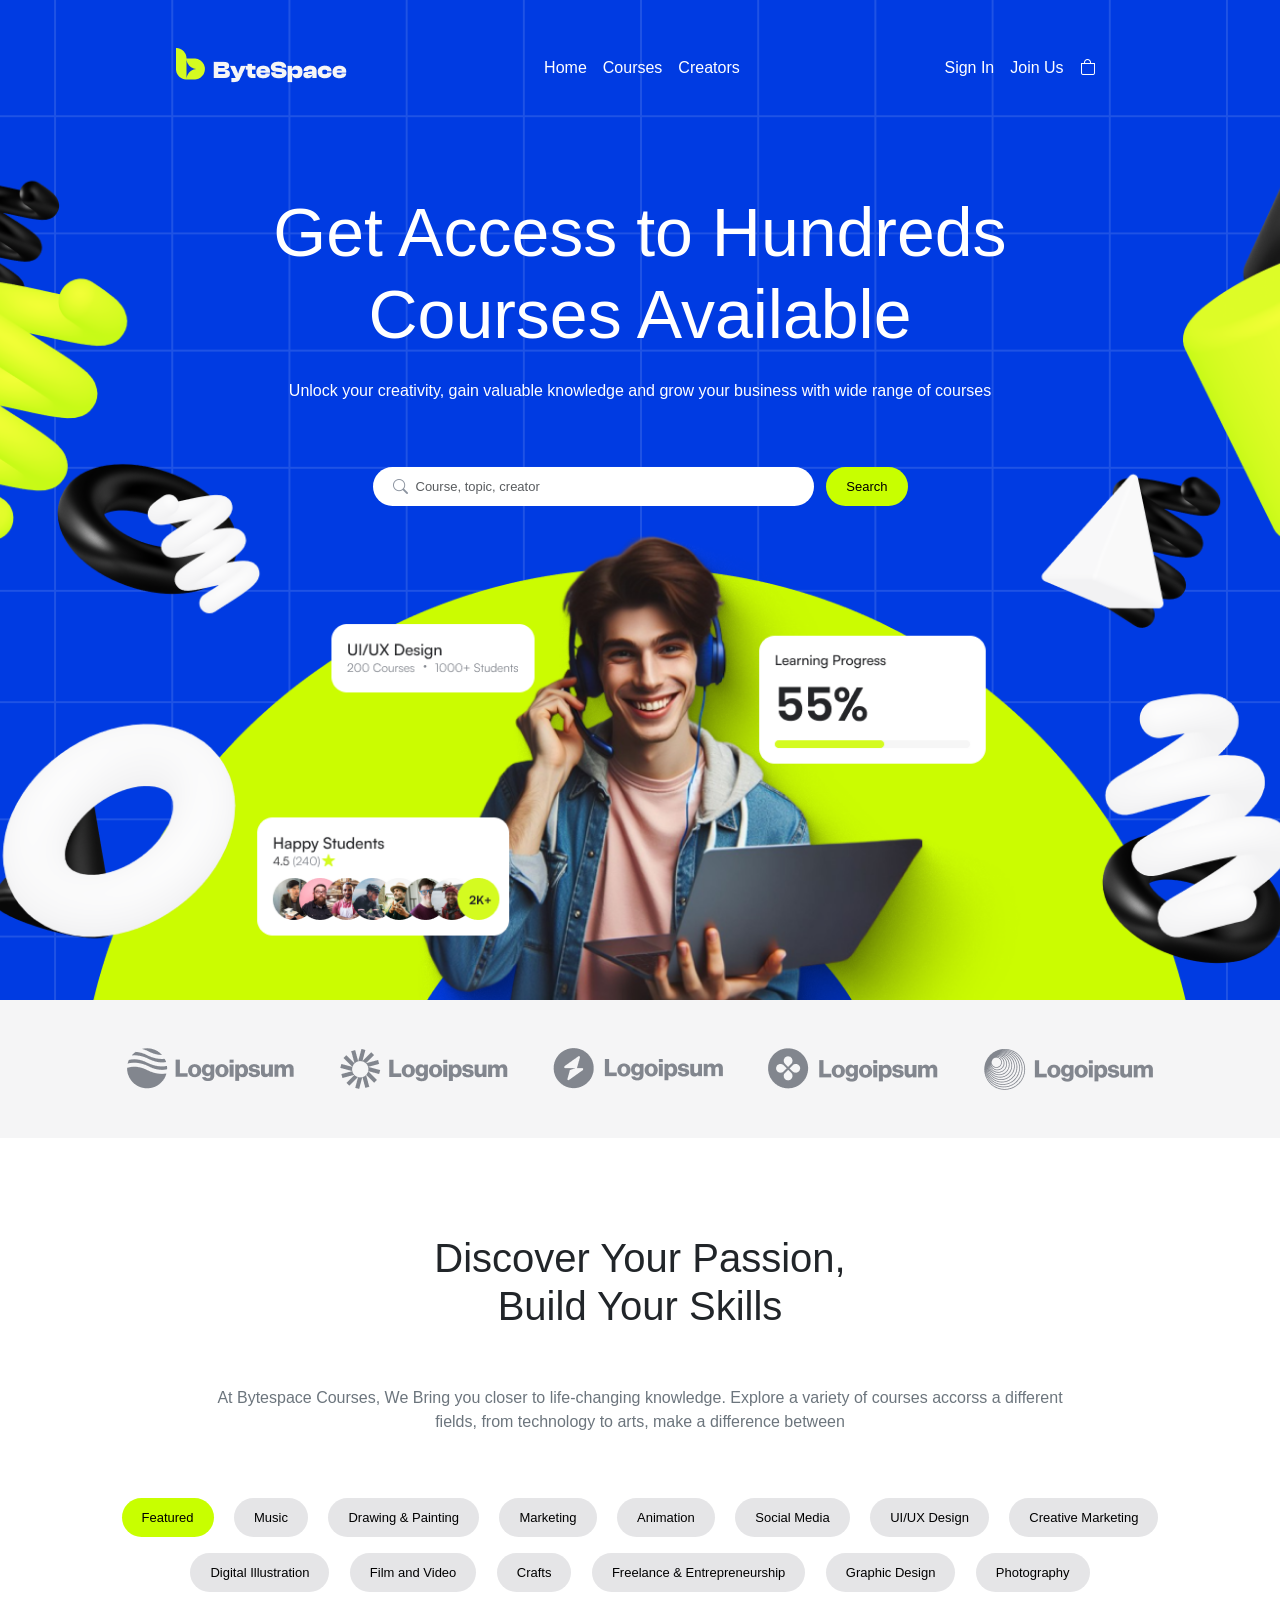
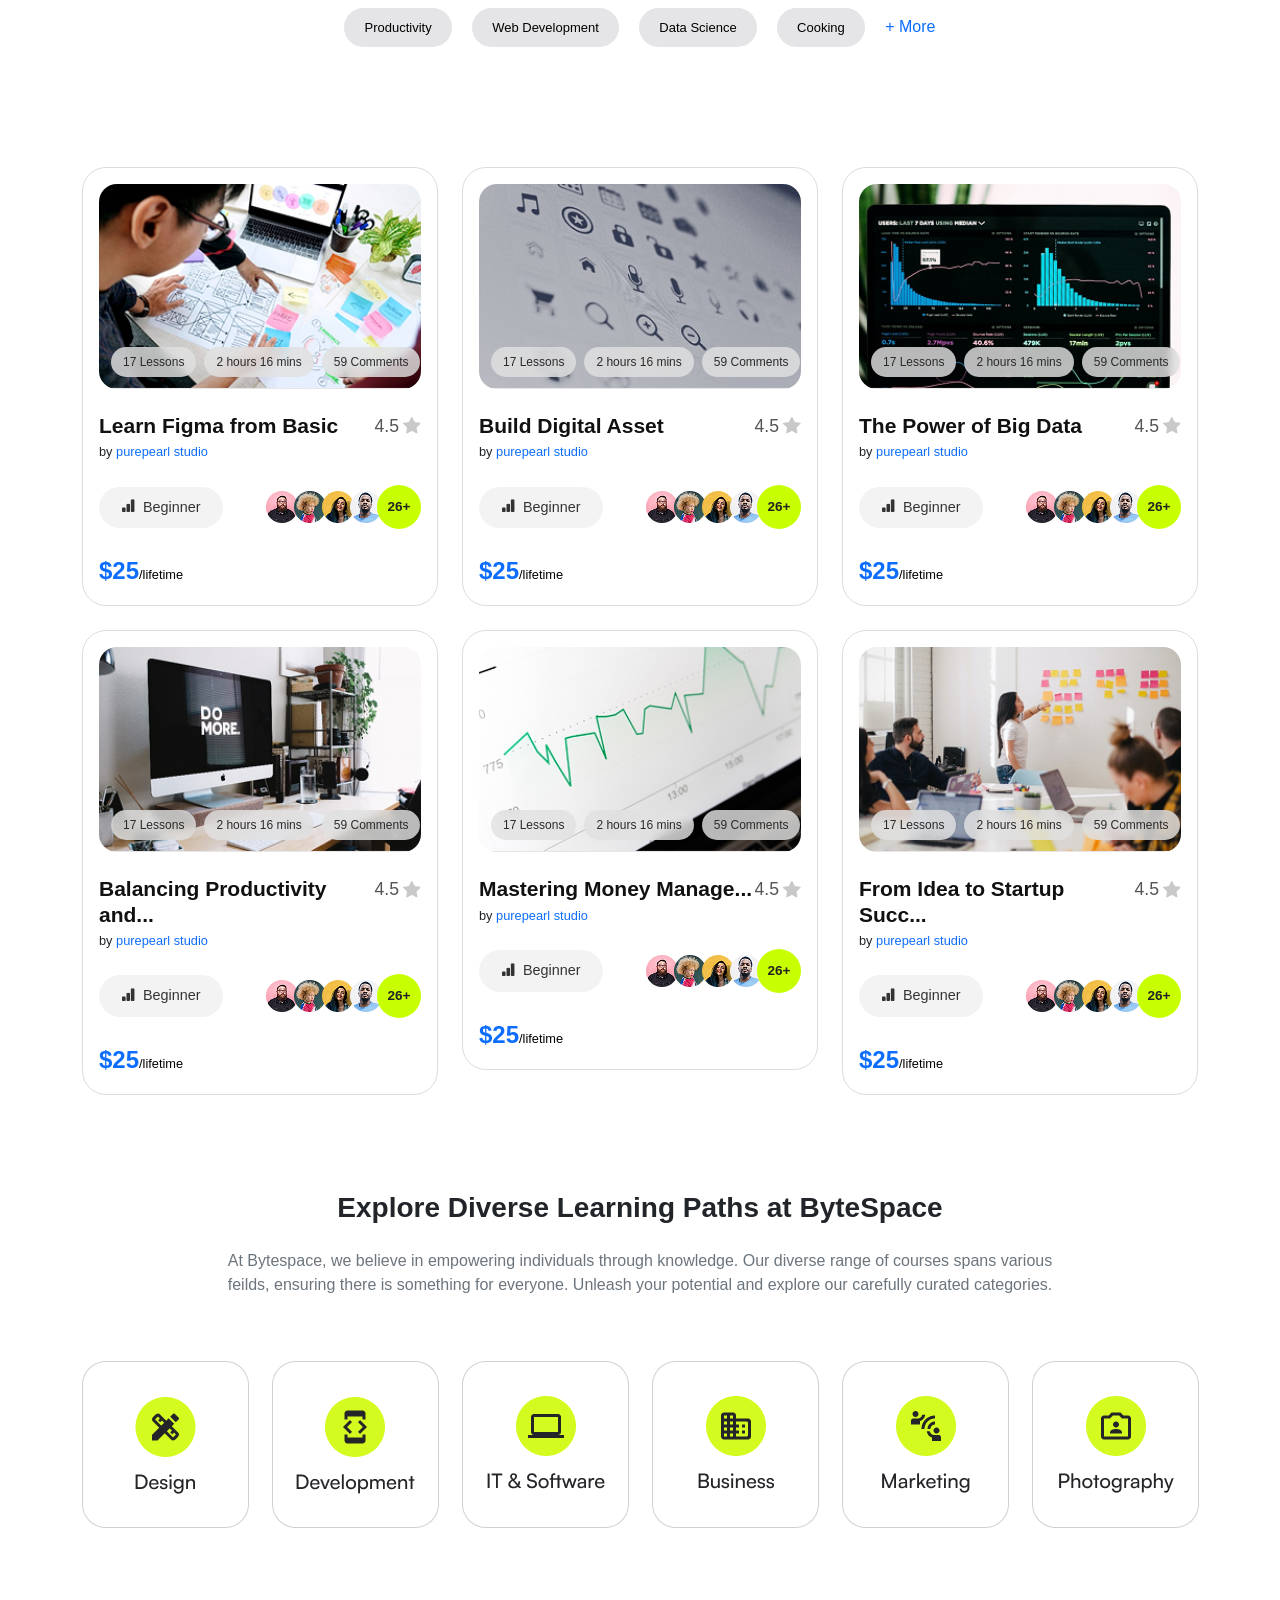
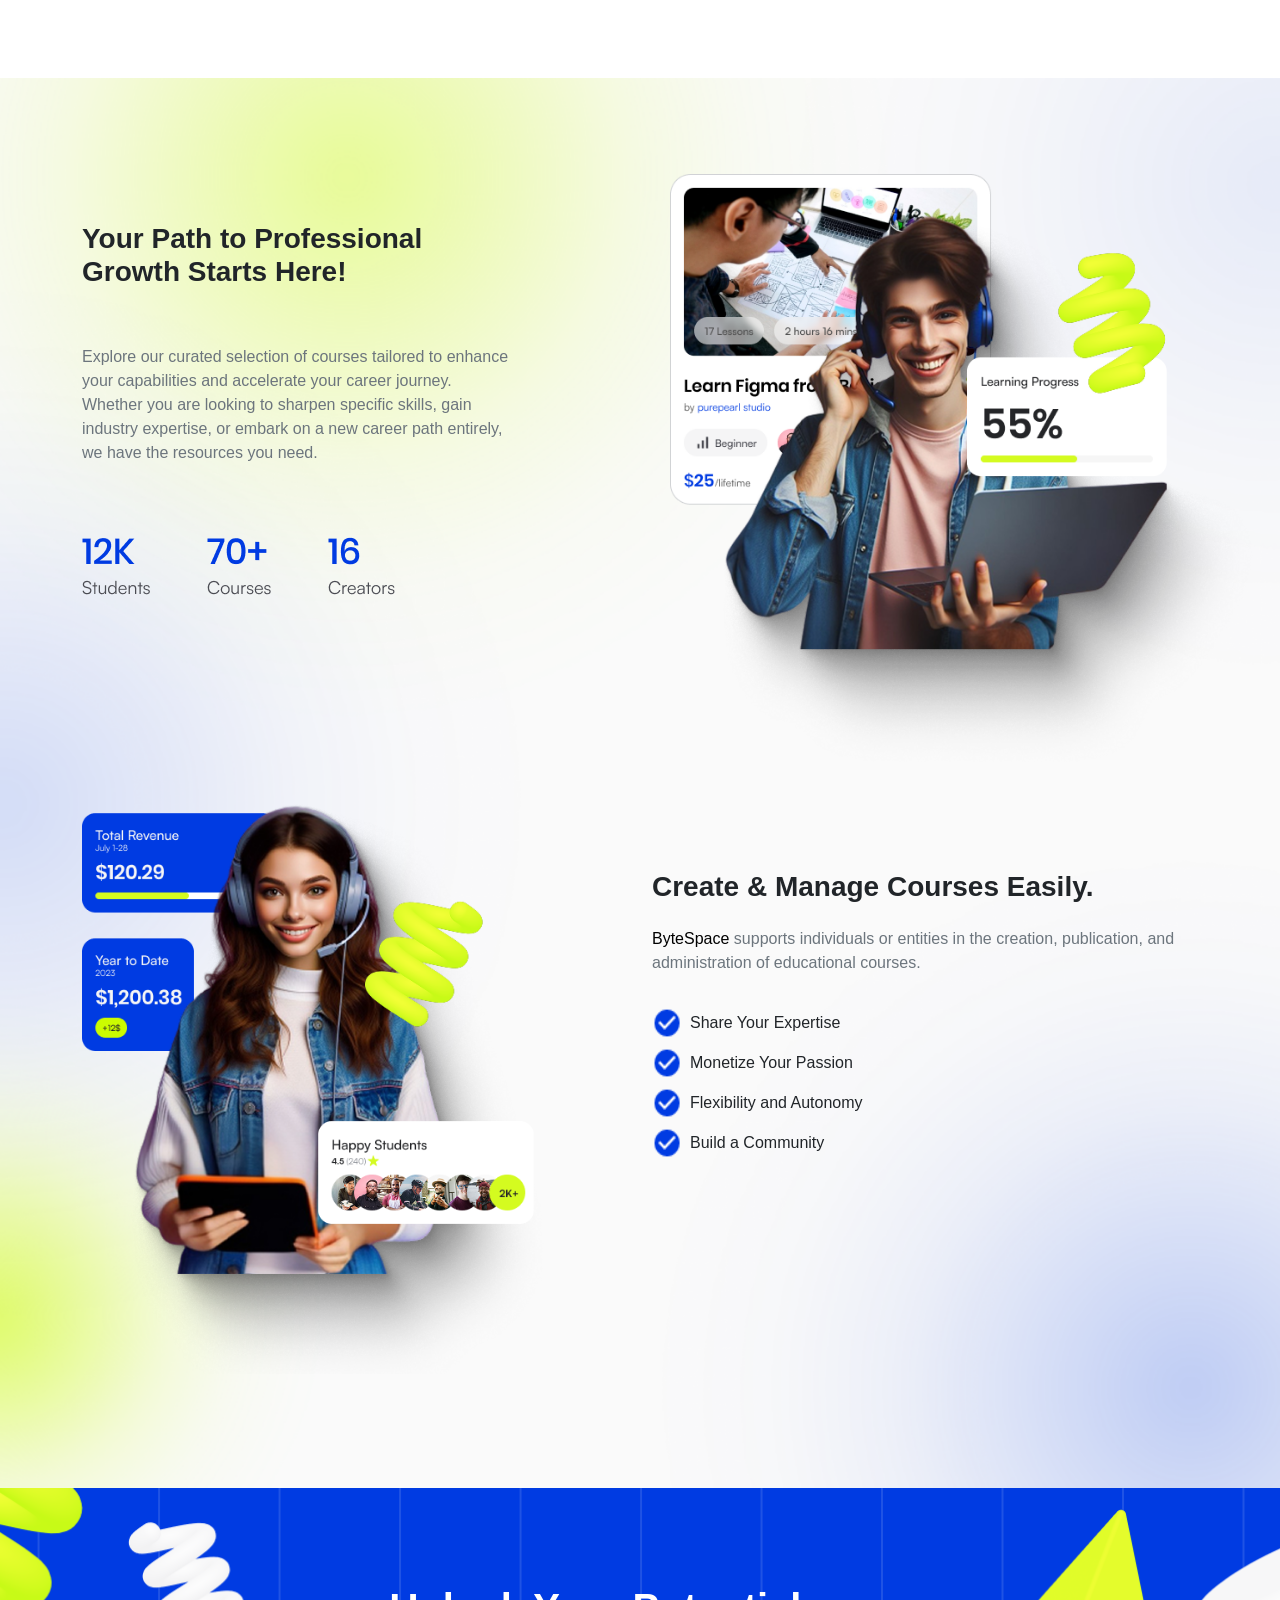
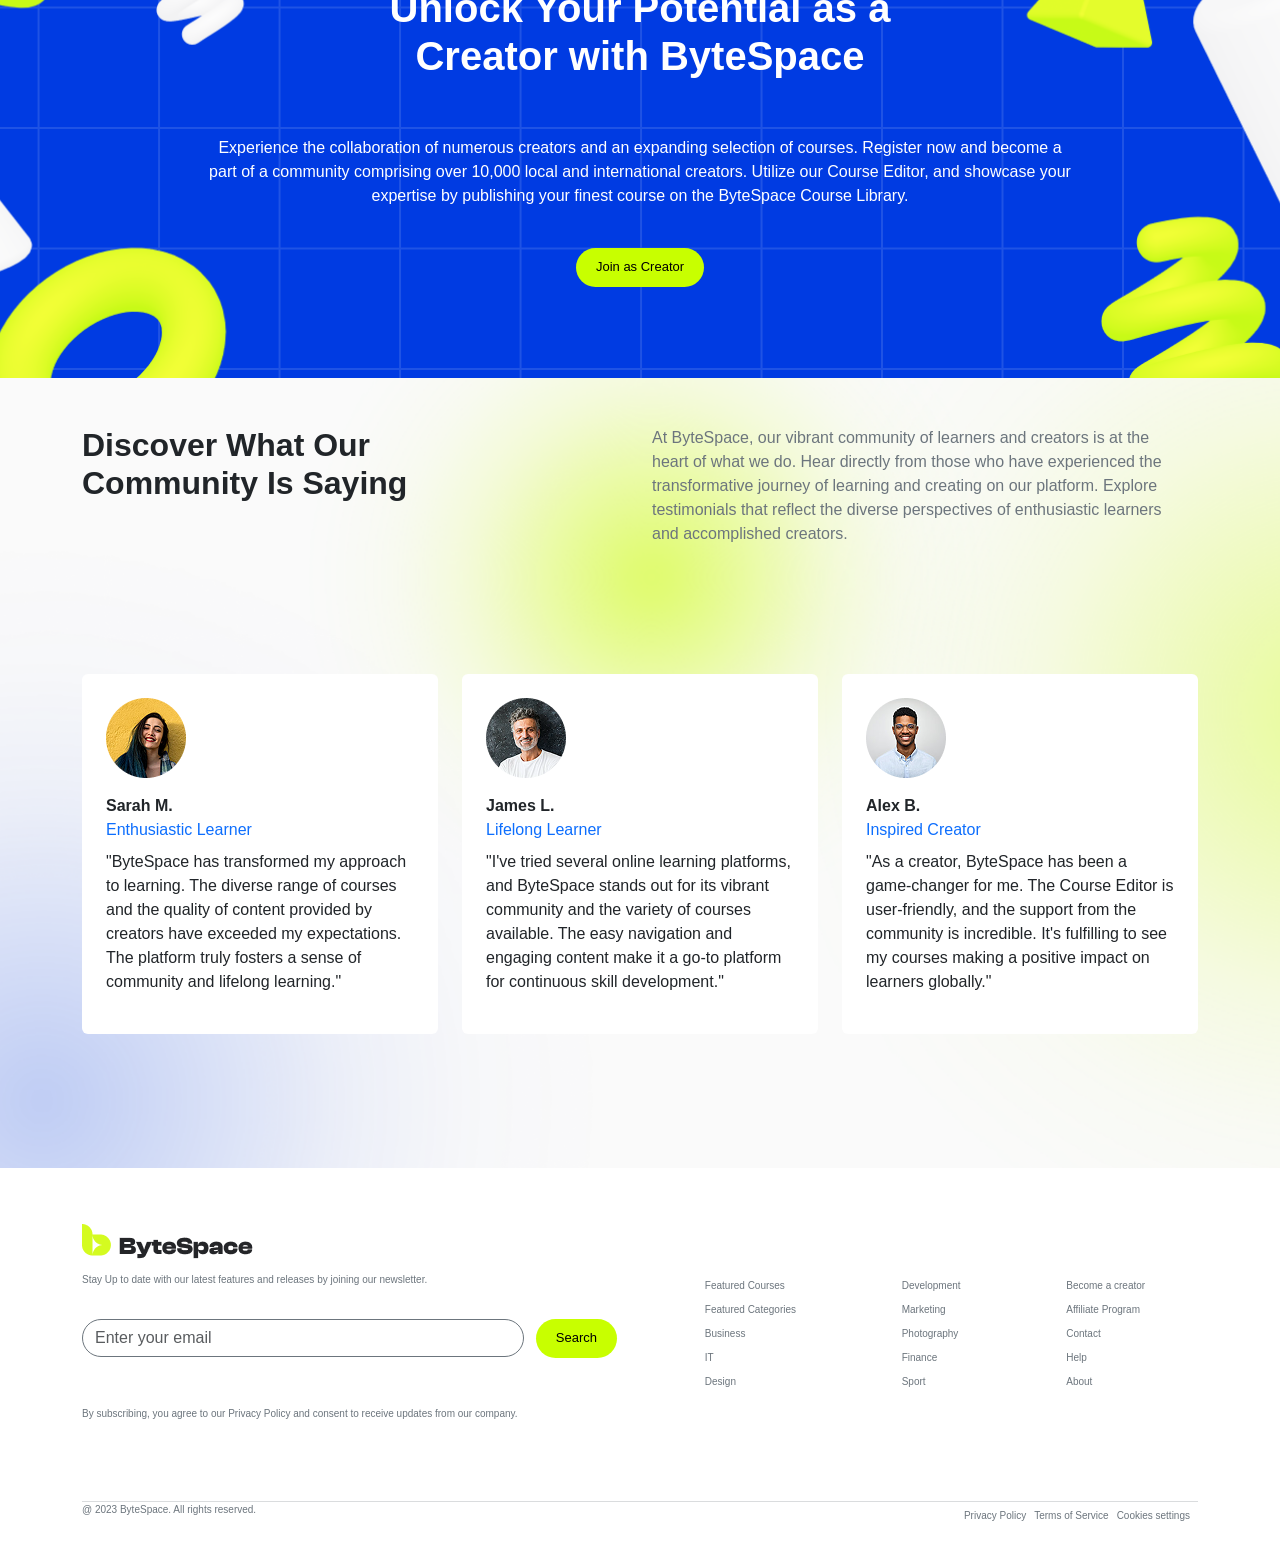
<file: index.html>
<!DOCTYPE html>
<html lang="en">

<head>
  <meta charset="UTF-8">
  <meta name="viewport" content="width=device-width, initial-scale=1.0">
  <link href="https://cdn.jsdelivr.net/npm/bootstrap@5.3.8/dist/css/bootstrap.min.css" rel="stylesheet"
    integrity="sha384-sRIl4kxILFvY47J16cr9ZwB07vP4J8+LH7qKQnuqkuIAvNWLzeN8tE5YBujZqJLB" crossorigin="anonymous">
  <link rel="stylesheet" href="https://cdn.jsdelivr.net/npm/bootstrap-icons@1.13.1/font/bootstrap-icons.min.css">
  <link rel="stylesheet" href="style.css">
  <title>ByteSpace</title>
</head>

<body>
  <div class="container-top container-fluid">
    <div class="container d-flex flex-row justify-content-around pt-5">
      <div><a href="#" class="text-decoration-none"><img class="m-0" src="./images/Header_Logo.png" alt=""></a>
      </div>
      <div>
        <ul class="list-unstyled d-flex flex-row justify-content-center pt-2">
          <li><a class="text-decoration-none text-white px-2" href="#">Home</a></li>
          <li><a class="text-decoration-none text-white px-2" href="#">Courses</a></li>
          <li><a class="text-decoration-none text-white px-2" href="#">Creators</a></li>
        </ul>
      </div>
      <div>
        <ul class="list-unstyled d-flex flex-row justify-content-center pt-2">
          <li><a class="text-decoration-none text-white px-2" href="login.html">Sign In</a></li>
          <li><a class="text-decoration-none text-white px-2" href="register.html">Join Us</a></li>
          <li><a class="text-decoration-none text-white px-2" href="#"><i class="bi bi-bag"></i></a></li>
        </ul>
      </div>

    </div>
    <div class="container text-center pt-5">
      <h1 class="text-white pt-5 font-size-68">Get Access to Hundreds <br>Courses Available</h1>
      <p class="text-white pt-3">Unlock your creativity, gain valuable knowledge and grow your business with wide
        range of courses</p>
    </div>
    <div class="container-fluid d-flex flex-row justify-content-center ">
      <div class="search-container pt-5 w-100 text-center">
        <div class="search-box">
          <i class="bi bi-search search-icon"></i>

          <input type="text" class="form-control search-input" placeholder="Course, topic, creator" />
        </div>

        <button class="btn btn-design-1">
          Search
        </button>
      </div>
    </div>
  </div>

  <div class="logos-background">
    <div class="container d-flex flex-row justify-content-evenly py-5">
      <a href="#"><img src="./images/logoipsum1.png" alt=""></a>
      <a href="#"><img src="./images/logoipsum2.png" alt=""></a>
      <a href="#"><img src="./images/logoipsum3.png" alt=""></a>
      <a href="#"><img src="./images/logoipsum4.png" alt=""></a>
      <a href="#"><img src="./images/logoipsum5.png" alt=""></a>
    </div>
  </div>

  <div class="container pt-5 text-center pb-5">
    <h1 class="py-5 text-center">Discover Your Passion,<br> Build Your Skills</h1>
    <p class="text-secondary text-center">At Bytespace Courses, We Bring you closer to life-changing knowledge.
      Explore a variety of courses accorss a different <br> fields, from technology to arts, make a difference
      between </p>
    <div class="text-center pt-5">
      <div class="pb-3">
        <button class="btn btn-design-1 mx-2">Featured</button>
        <button class="btn btn-design-2 mx-2">Music</button>
        <button class="btn btn-design-2 mx-2">Drawing & Painting</button>
        <button class="btn btn-design-2 mx-2">Marketing</button>
        <button class="btn btn-design-2 mx-2">Animation</button>
        <button class="btn btn-design-2 mx-2">Social Media</button>
        <button class="btn btn-design-2 mx-2">UI/UX Design</button>
        <button class="btn btn-design-2 mx-2">Creative Marketing</button>
      </div>
      <div class="pb-3">
        <button class="btn btn-design-2 mx-2">Digital Illustration</button>
        <button class="btn btn-design-2 mx-2">Film and Video</button>
        <button class="btn btn-design-2 mx-2">Crafts</button>
        <button class="btn btn-design-2 mx-2">Freelance & Entrepreneurship</button>
        <button class="btn btn-design-2 mx-2">Graphic Design</button>
        <button class="btn btn-design-2 mx-2">Photography</button>
      </div>
      <div>
        <button class="btn btn-design-2 mx-2">Productivity</button>
        <button class="btn btn-design-2 mx-2">Web Development</button>
        <button class="btn btn-design-2 mx-2">Data Science</button>
        <button class="btn btn-design-2 mx-2">Cooking</button>
        <a href="#" class="text-decoration-none text-primary mx-2">+ More</a>
      </div>

    </div>
  </div>

  <div class="container mt-5 mb-5">

    <div class="row">
      <div class="col-4">
        <div class="course-card mt-4">
          <div class="course-thumb">
            <img src="./images/course_image_1.png" alt="course image 1">
            <div class="thumb-pills">
              <span class="thumb-pill">17 Lessons</span>
              <span class="thumb-pill">2 hours 16 mins</span>
              <span class="thumb-pill">59 Comments</span>
            </div>
          </div>
          <div class="d-flex justify-content-between align-items-start mt-4">
            <div>
              <h3 class="course-title">Learn Figma from Basic</h3>
              <div class="course-author mt-1">by <a href="#" class="text-primary">purepearl studio</a></div>
            </div>
            <div class="course-rating d-flex align-items-center gap-1">
              4.5 <i class="bi bi-star-fill"></i>
            </div>
          </div>
          <div class="d-flex align-items-center justify-content-between mt-4">
            <span class="level-pill"><i class="bi bi-bar-chart-fill"></i> Beginner</span>

            <div class="avatar-group">
              <span class="avatar"><img src="./images/person_image_1.png" alt="person image 1"></span>
              <span class="avatar"><img src="./images/person_image_2.png" alt="person image 2"></span>
              <span class="avatar"><img src="./images/person_image_3.png" alt="person image 3"></span>
              <span class="avatar"><img src="./images/person_image_4.png" alt="person image 4"></span>
              <span class="avatar more">26+</span>
            </div>
          </div>
          <div class="price mt-4  text-primary">$25<small class="text-black">/lifetime</small></div>
        </div>
      </div>

      <div class="col-4">
        <div class="course-card mt-4">
          <div class="course-thumb">
            <img src="./images/course_image_2.png" alt="Course Image 2">
            <div class="thumb-pills">
              <span class="thumb-pill">17 Lessons</span>
              <span class="thumb-pill">2 hours 16 mins</span>
              <span class="thumb-pill">59 Comments</span>
            </div>
          </div>
          <div class="d-flex justify-content-between align-items-start mt-4">
            <div>
              <h3 class="course-title">Build Digital Asset</h3>
              <div class="course-author mt-1">by <a class="text-primary" href="#">purepearl studio</a></div>
            </div>
            <div class="course-rating d-flex align-items-center gap-1">
              4.5 <i class="bi bi-star-fill"></i>
            </div>
          </div>
          <div class="d-flex align-items-center justify-content-between mt-4">
            <span class="level-pill"><i class="bi bi-bar-chart-fill"></i> Beginner</span>

            <div class="avatar-group">
              <span class="avatar"><img src="./images/person_image_1.png" alt="person image 1"></span>
              <span class="avatar"><img src="./images/person_image_2.png" alt="person image 2"></span>
              <span class="avatar"><img src="./images/person_image_3.png" alt="person image 3"></span>
              <span class="avatar"><img src="./images/person_image_4.png" alt="person image 4"></span>
              <span class="avatar more">26+</span>
            </div>
          </div>
          <div class="price mt-4  text-primary">$25<small class="text-black">/lifetime</small></div>
        </div>
      </div>

      <div class="col-4">
        <div class="course-card mt-4">
          <div class="course-thumb">
            <img src="./images/course_image_3.png" alt="Course image 3">
            <div class="thumb-pills">
              <span class="thumb-pill">17 Lessons</span>
              <span class="thumb-pill">2 hours 16 mins</span>
              <span class="thumb-pill">59 Comments</span>
            </div>
          </div>
          <div class="d-flex justify-content-between align-items-start mt-4">
            <div>
              <h3 class="course-title">The Power of Big Data</h3>
              <div class="course-author mt-1">by <a class="text-primary" href="#">purepearl studio</a></div>
            </div>
            <div class="course-rating d-flex align-items-center gap-1">
              4.5 <i class="bi bi-star-fill"></i>
            </div>
          </div>
          <div class="d-flex align-items-center justify-content-between mt-4">
            <span class="level-pill"><i class="bi bi-bar-chart-fill"></i> Beginner</span>

            <div class="avatar-group">
              <span class="avatar"><img src="./images/person_image_1.png" alt="person image 1"></span>
              <span class="avatar"><img src="./images/person_image_2.png" alt="person image 2"></span>
              <span class="avatar"><img src="./images/person_image_3.png" alt="person image 3"></span>
              <span class="avatar"><img src="./images/person_image_4.png" alt="person image 4"></span>
              <span class="avatar more">26+</span>
            </div>
          </div>
          <div class="price mt-4  text-primary">$25<small class="text-black">/lifetime</small></div>
        </div>
      </div>

      <div class="col-4">
        <div class="course-card mt-4">
          <div class="course-thumb">
            <img src="./images/course_image_4.png" alt="Course image 4">
            <div class="thumb-pills">
              <span class="thumb-pill">17 Lessons</span>
              <span class="thumb-pill">2 hours 16 mins</span>
              <span class="thumb-pill">59 Comments</span>
            </div>
          </div>
          <div class="d-flex justify-content-between align-items-start mt-4">
            <div>
              <h3 class="course-title">Balancing Productivity and...</h3>
              <div class="course-author mt-1">by <a class="text-primary" href="#">purepearl studio</a></div>
            </div>
            <div class="course-rating d-flex align-items-center gap-1">
              4.5 <i class="bi bi-star-fill"></i>
            </div>
          </div>
          <div class="d-flex align-items-center justify-content-between mt-4">
            <span class="level-pill"><i class="bi bi-bar-chart-fill"></i> Beginner</span>

            <div class="avatar-group">
              <span class="avatar"><img src="./images/person_image_1.png" alt="person image 1"></span>
              <span class="avatar"><img src="./images/person_image_2.png" alt="person image 2"></span>
              <span class="avatar"><img src="./images/person_image_3.png" alt="person image 3"></span>
              <span class="avatar"><img src="./images/person_image_4.png" alt="person image 4"></span>
              <span class="avatar more">26+</span>
            </div>
          </div>
          <div class="price mt-4  text-primary">$25<small class="text-black">/lifetime</small></div>
        </div>
      </div>

      <div class="col-4">
        <div class="course-card mt-4">
          <div class="course-thumb">
            <img src="./images/course_image_5.png" alt="Course Image 4">
            <div class="thumb-pills">
              <span class="thumb-pill">17 Lessons</span>
              <span class="thumb-pill">2 hours 16 mins</span>
              <span class="thumb-pill">59 Comments</span>
            </div>
          </div>
          <div class="d-flex justify-content-between align-items-start mt-4">
            <div>
              <h3 class="course-title">Mastering Money Manage...</h3>
              <div class="course-author mt-1">by <a class="text-primary" href="#">purepearl studio</a></div>
            </div>
            <div class="course-rating d-flex align-items-center gap-1">
              4.5 <i class="bi bi-star-fill"></i>
            </div>
          </div>
          <div class="d-flex align-items-center justify-content-between mt-4">
            <span class="level-pill"><i class="bi bi-bar-chart-fill"></i> Beginner</span>

            <div class="avatar-group">
              <span class="avatar"><img src="./images/person_image_1.png" alt="person image 1"></span>
              <span class="avatar"><img src="./images/person_image_2.png" alt="person image 2"></span>
              <span class="avatar"><img src="./images/person_image_3.png" alt="person image 3"></span>
              <span class="avatar"><img src="./images/person_image_4.png" alt="person image 4"></span>
              <span class="avatar more">26+</span>
            </div>
          </div>
          <div class="price mt-4  text-primary">$25<small class="text-black">/lifetime</small></div>
        </div>
      </div>

      <div class="col-4">
        <div class="course-card mt-4">
          <div class="course-thumb">
            <img src="./images/course_image_6.png" alt="Course Image 6">
            <div class="thumb-pills">
              <span class="thumb-pill">17 Lessons</span>
              <span class="thumb-pill">2 hours 16 mins</span>
              <span class="thumb-pill">59 Comments</span>
            </div>
          </div>
          <div class="d-flex justify-content-between align-items-start mt-4">
            <div>
              <h3 class="course-title">From Idea to Startup Succ...</h3>
              <div class="course-author mt-1">by <a class="text-primary" href="#">purepearl studio</a></div>
            </div>
            <div class="course-rating d-flex align-items-center gap-1">
              4.5 <i class="bi bi-star-fill"></i>
            </div>
          </div>
          <div class="d-flex align-items-center justify-content-between mt-4">
            <span class="level-pill"><i class="bi bi-bar-chart-fill"></i> Beginner</span>

            <div class="avatar-group">
              <span class="avatar"><img src="./images/person_image_1.png" alt="person image 1"></span>
              <span class="avatar"><img src="./images/person_image_2.png" alt="person image 2"></span>
              <span class="avatar"><img src="./images/person_image_3.png" alt="person image 3"></span>
              <span class="avatar"><img src="./images/person_image_4.png" alt="person image 4"></span>
              <span class="avatar more">26+</span>
            </div>
          </div>
          <div class="price mt-4  text-primary">$25<small class="text-black">/lifetime</small></div>
        </div>
      </div>
    </div>

  </div>

  <div class="container mt-5 mb-5 text-center">
    <h3 class="pt-5 fw-bold">Explore Diverse Learning Paths at ByteSpace</h3>
    <p class="text-secondary pt-3 pb-5">At Bytespace, we believe in empowering individuals through knowledge. Our
      diverse range of courses spans various <br> feilds, ensuring there is something for everyone. Unleash your
      potential and explore our carefully curated categories.
    </p>
    <div class="row">
      <div class="col-2"><a href="#"><img src="./images/Categories_Card_1.png" alt=""></a></div>
      <div class="col-2"><a href="#"><img src="./images/Categories_Card_2.png" alt=""></a></div>
      <div class="col-2"><a href="#"><img src="./images/Categories_Card_3.png" alt=""></a></div>
      <div class="col-2"><a href="#"><img src="./images/Categories_Card_4.png" alt=""></a></div>
      <div class="col-2"><a href="#"><img src="./images/Categories_Card_5.png" alt=""></a></div>
      <div class="col-2"><a href="#"><img src="./images/Categories_Card_6.png" alt=""></a></div>
    </div>

  </div>

  <div class="adv-container">
    <div class="container pt-5">
      <div class="row pt-5">
        <div class="col-6 pt-5">
          <h3 class="fw-bold">Your Path to Professional <br> Growth Starts Here!</h3>
          <p class="pt-5 text-secondary">Explore our curated selection of courses tailored to enhance <br> your
            capabilities and accelerate your career journey. <br> Whether you are looking to sharpen specific skills,
            gain <br> industry expertise, or embark on a new
            career path entirely, <br> we have the resources you need.</p>
          <img class="pt-5" src="./images/no_of_student_courses_creatro.png" alt="">
        </div>
        <div class="col-6"><img src="./images/adv_image_1.png" alt="boy image" height="600px"></div>
        <div class="col-6"><img src="./images/adv_image_2.png" alt="girl image" height="600px"></div>
        <div class="col-6 pt-5">
          <h3 class="fw-bold pt-5">Create & Manage Courses Easily.</h3>
          <p class="text-secondary pt-3"><span class="text-black">ByteSpace</span> supports individuals or entities in
            the creation, publication, and administration of educational courses. </p>
          <ul class="list-unstyled pt-3">
            <li class="d-flex align-items-center pb-2"><img class="pe-2" height="32px" width="38px"
                src="./images/checked-logo.png" alt="">
              <p class="mb-0 d-inline-block">Share Your Expertise</p>
            </li>
            <li class="d-flex align-items-center pb-2"><img class="pe-2" height="32px" width="38px"
                src="./images/checked-logo.png" alt="">
              <p class="mb-0 d-inline-block">Monetize Your Passion</p>
            </li>
            <li class="d-flex align-items-center pb-2"><img class="pe-2" height="32px" width="38px"
                src="./images/checked-logo.png" alt="">
              <p class="mb-0 d-inline-block">Flexibility and Autonomy</p>
            </li>
            <li class="d-flex align-items-center pb-2"><img class="pe-2" height="32px" width="38px"
                src="./images/checked-logo.png" alt="">
              <p class="mb-0 d-inline-block">Build a Community</p>
            </li>
          </ul>
        </div>
      </div>
    </div>
  </div>

  <div class="canvas-2">
    <div class="container text-center pt-5">
      <h1 class="text-white fw-bold pt-5">Unlock Your Potential as a<br>Creator with ByteSpace</h1>
      <p class="text-white pt-5 pb-2">Experience the collaboration of numerous creators and an expanding selection of
        courses. Register now and become a <br> part of a community comprising over 10,000 local and international
        creators. Utilize our Course Editor, and showcase your <br> expertise by publishing your finest course on the
        ByteSpace Course Library.</p>
      <button class="btn btn-design-1 mt-3">Join as Creator</button>
    </div>
  </div>

  <div class="clients-opinion-contianer pt-5">
    <div class="container">
      <div class="row">
        <div class="col-6">
          <h2 class="fw-bold">Discover What Our <br>Community Is Saying</h2>
        </div>
        <div class="col-6">
          <p class="text-secondary">At ByteSpace, our vibrant community of learners and creators is at the <br> heart of
            what we do. Hear directly from those who have experienced the <br> transformative journey of learning and
            creating on our platform. Explore <br> testimonials that reflect the diverse perspectives of enthusiastic
            learners <br>and accomplished creators.</p>
        </div>
      </div>
      <div class="row mt-5 pt-5">
        <div class="col-4 py-3">
          <div class="bg-white flex-column p-4 border-1 border-white rounded">
            <img src="./images/sarahM_image.png" alt="avatar">
            <p class="fw-bold pt-3 m-0">Sarah M.</p>
            <p class="m-0 p-0 text-primary">Enthusiastic Learner</p>
            <p class="mt-2">"ByteSpace has transformed my approach to learning. The diverse range of courses and the
              quality of content provided by creators have exceeded my expectations. The platform truly fosters a sense
              of community and lifelong learning."</p>
          </div>
        </div>
        <div class="col-4 py-3">
          <div class="bg-white flex-column p-4 border-1 border-white rounded">
            <img src="./images/jamesL.png" alt="avatar">
            <p class="fw-bold pt-3 m-0">James L.</p>
            <p class="m-0 p-0 text-primary">Lifelong Learner</p>
            <p class="mt-2">"I've tried several online learning platforms, and ByteSpace stands out for its vibrant
              community and the variety of courses available. The easy navigation and engaging content make it a go-to
              platform for continuous skill development."</p>
          </div>
        </div>
        <div class="col-4 py-3">
          <div class="bg-white flex-column p-4 border-1 border-white rounded">
            <img src="./images/alexB.png" alt="avatar">
            <p class="fw-bold pt-3 m-0">Alex B.</p>
            <p class="m-0 p-0 text-primary">Inspired Creator</p>
            <p class="mt-2">"As a creator, ByteSpace has been a game-changer for me. The Course Editor is user-friendly,
              and the support from the community is incredible. It's fulfilling to see my courses making a positive
              impact on learners globally."</p>
          </div>
        </div>
      </div>
    </div>
  </div>

  <div class="footer-container">
    <div class="container pt-5">
      <div class="row">
        <h1><img src="./images/logo-2.png" alt="logo-2"></h1>
        <div class="col-6">
          <p class="text-secondary font-size-10 pb-3">Stay Up to date with our latest features and releases by joining
            our newsletter.</p>
          <div class="search-container w-100 text-center">
            <div class="search-box ">
              <input type="text" class="form-control border-1 border-secondary rounded-pill"
                placeholder="Enter your email" />
            </div>
            <button class="btn btn-design-1">
              Search
            </button>
          </div>
          <p class="text-secondary font-size-10 pb-3 pt-5">By subscribing, you agree to our Privacy Policy and consent
            to receive updates from our company.</p>
        </div>
        <div class="col-6 d-flex flex-row justify-content-around ">
          <ul class="list-unstyled ">
            <li><a class="text-secondary text-decoration-none font-size-10" href="#">Featured Courses</a></li>
            <li><a class="text-secondary text-decoration-none font-size-10" href="#">Featured Categories</a></li>
            <li><a class="text-secondary text-decoration-none font-size-10" href="#">Business</a></li>
            <li><a class="text-secondary text-decoration-none font-size-10" href="#">IT</a></li>
            <li><a class="text-secondary text-decoration-none font-size-10" href="#">Design</a></li>
          </ul>
          <ul class="list-unstyled">
            <li><a class="text-secondary text-decoration-none font-size-10" href="#">Development</a></li>
            <li><a class="text-secondary text-decoration-none font-size-10" href="#">Marketing</a></li>
            <li><a class="text-secondary text-decoration-none font-size-10" href="#">Photography</a></li>
            <li><a class="text-secondary text-decoration-none font-size-10" href="#">Finance</a></li>
            <li><a class="text-secondary text-decoration-none font-size-10" href="#">Sport</a></li>
          </ul>
          <ul class="list-unstyled">
            <li><a class="text-secondary text-decoration-none font-size-10" href="#">Become a creator</a></li>
            <li><a class="text-secondary text-decoration-none font-size-10" href="#">Affiliate Program</a></li>
            <li><a class="text-secondary text-decoration-none font-size-10" href="#">Contact</a></li>
            <li><a class="text-secondary text-decoration-none font-size-10" href="#">Help</a></li>
            <li><a class="text-secondary text-decoration-none font-size-10" href="#">About</a></li>
          </ul>

        </div>
      </div>
      <hr class="w-100 mt-5 mb-0 pb-0 text-secondary">
      <div class="d-flex flex-row justify-content-between">
        <p class="font-size-10 text-secondary">@ 2023 ByteSpace. All rights reserved.</p>
        <ul class="list-unstyled d-flex flex-row justify-content-end text-end">
          <li class="pe-2"><a class="text-secondary text-decoration-none font-size-10" href="#">Privacy Policy</a></li>
          <li class="pe-2"><a class="text-secondary text-decoration-none font-size-10" href="#">Terms of Service</a></li>
          <li class="pe-2"><a class="text-secondary text-decoration-none font-size-10" href="#">Cookies settings</a></li>
        </ul>
      </div>
    </div>

  </div>
  <script src="https://cdn.jsdelivr.net/npm/bootstrap@5.3.8/dist/js/bootstrap.bundle.min.js"
    integrity="sha384-FKyoEForCGlyvwx9Hj09JcYn3nv7wiPVlz7YYwJrWVcXK/BmnVDxM+D2scQbITxI"
    crossorigin="anonymous"></script>
</body>

</html>
</file>
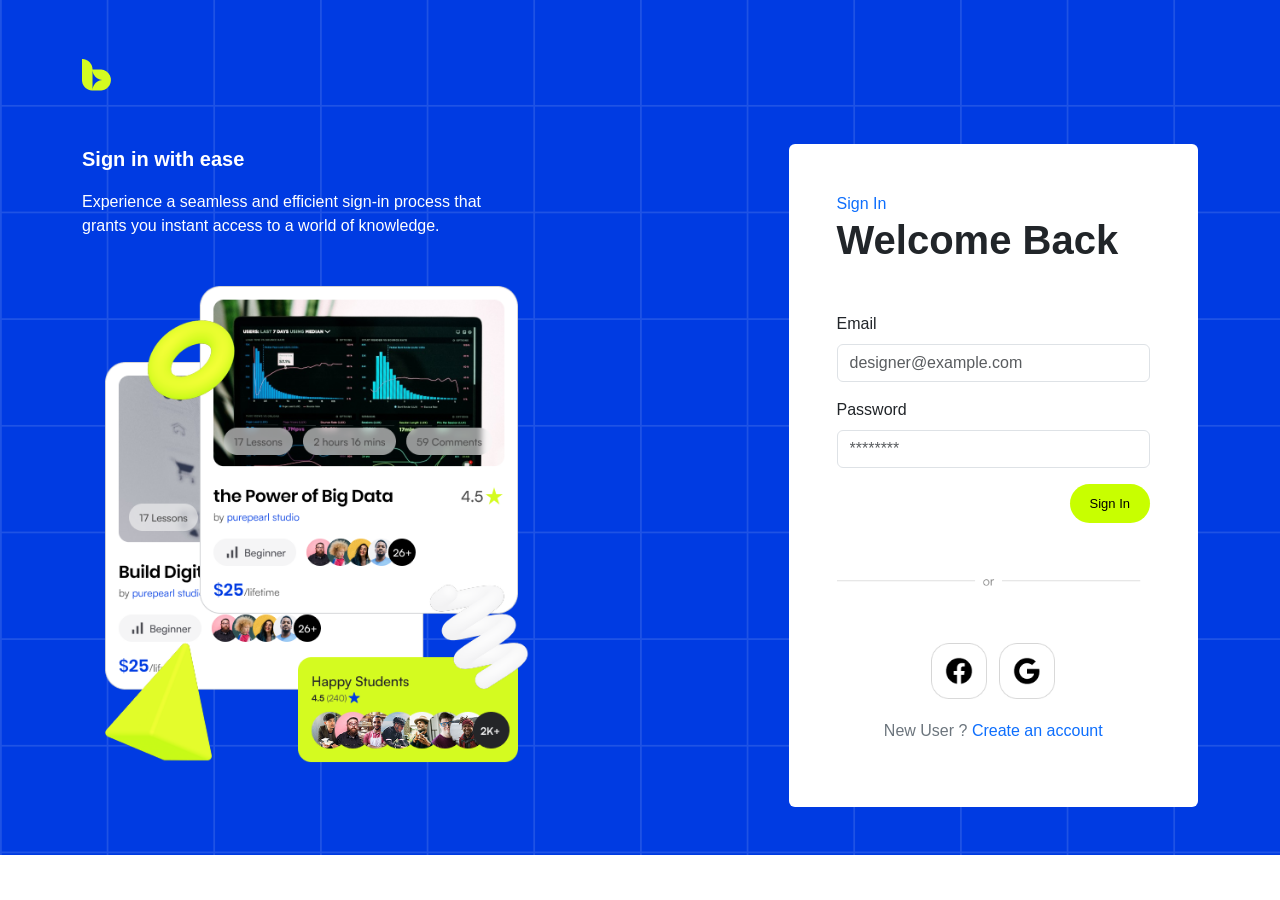
<file: login.html>
<!DOCTYPE html>
<html lang="en">

<head>
  <meta charset="UTF-8">
  <meta name="viewport" content="width=device-width, initial-scale=1.0">
  <link href="https://cdn.jsdelivr.net/npm/bootstrap@5.3.8/dist/css/bootstrap.min.css" rel="stylesheet"
    integrity="sha384-sRIl4kxILFvY47J16cr9ZwB07vP4J8+LH7qKQnuqkuIAvNWLzeN8tE5YBujZqJLB" crossorigin="anonymous">
  <link rel="stylesheet" href="https://cdn.jsdelivr.net/npm/bootstrap-icons@1.13.1/font/bootstrap-icons.min.css">
  <link rel="stylesheet" href="style.css">
  <title>Login</title>
</head>

<body>
  <div class="register-container pt-5">
    <div class="container">
      <h1 class="mb-5"><img src="./images/logo-3.png" alt=""></h1>
      <div class="row">
        <div class="col-6">
          <p class="fw-bold text-white fs-5">Sign in with ease</p>
          <p class="text-white mb-5">Experience a seamless and efficient sign-in process that <br>grants you instant
            access to a world of knowledge.</p>
          <img class="register-decoration-image" src="./images/register-decoration-image.png" alt="">
        </div>
        <div class="col-6 ">
          <div class="bg-white border-1 border-white rounded-2 p-5 mb-5 w-75 float-end ">
            <p class="text-primary mb-0">Sign In</p>
            <h1 class="fw-bold mb-5">Welcome Back</h1>
            <form class="clearfix">
              <div class="mb-3">
                <label for="exampleInputEmail1" class="form-label">Email</label>
                <input type="email" class="form-control" id="exampleInputEmail1" aria-describedby="emailHelp"
                  placeholder="designer@example.com">
              </div>
              <div class="mb-3">
                <label for="exampleInputPassword1" class="form-label">Password</label>
                <input type="password" class="form-control" id="exampleInputPassword1" placeholder="********">
              </div>
              <button type="submit" class="btn btn-design-1 float-end mb-5">Sign In</button>
            </form>
            <img src="./images/Auto_Layout_Horizontal.png" class="w-100 mb-5">
            <div class="text-center mb-3">
              <a href="#"><img src="./images/facebook_logo.png" class="m-1" alt="facebook_logo" height="56px"
                  width="56px"></a>
              <a href="#"><img src="./images/google-logo.png" class="m-1" alt="google_logo" height="56px"
                  width="56px"></a>
            </div>
            <p class="text-center"><span class="text-secondary">New User ?</span><a class="text-decoration-none"
                href="register.html"> Create an account</a></p>
          </div>
        </div>
      </div>
    </div>

  </div>
  <script src="https://cdn.jsdelivr.net/npm/bootstrap@5.3.8/dist/js/bootstrap.bundle.min.js"
    integrity="sha384-FKyoEForCGlyvwx9Hj09JcYn3nv7wiPVlz7YYwJrWVcXK/BmnVDxM+D2scQbITxI"
    crossorigin="anonymous"></script>
</body>

</html>
</file>
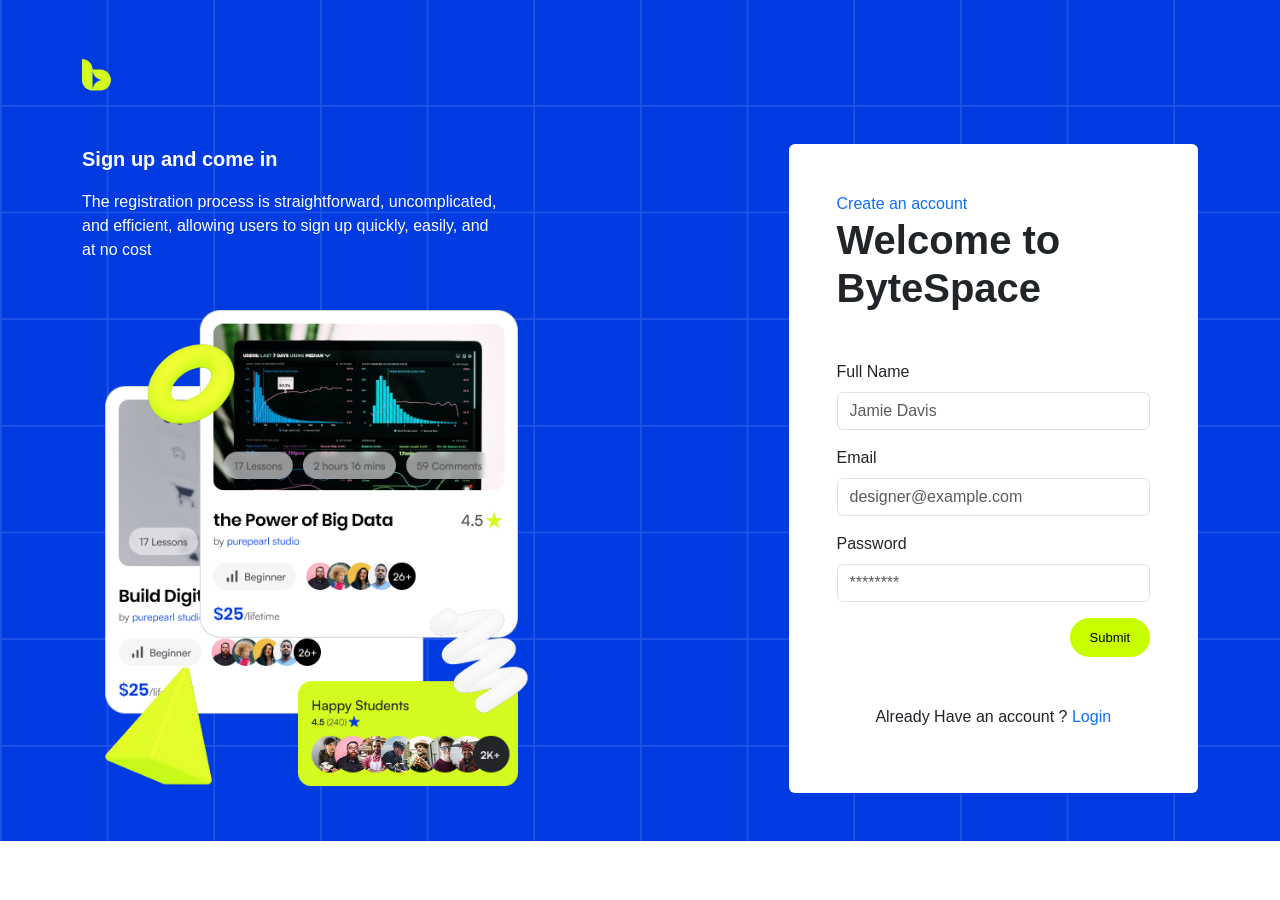
<file: register.html>
<!DOCTYPE html>
<html lang="en">

<head>
  <meta charset="UTF-8">
  <meta name="viewport" content="width=device-width, initial-scale=1.0">
  <link href="https://cdn.jsdelivr.net/npm/bootstrap@5.3.8/dist/css/bootstrap.min.css" rel="stylesheet"
    integrity="sha384-sRIl4kxILFvY47J16cr9ZwB07vP4J8+LH7qKQnuqkuIAvNWLzeN8tE5YBujZqJLB" crossorigin="anonymous">
  <link rel="stylesheet" href="https://cdn.jsdelivr.net/npm/bootstrap-icons@1.13.1/font/bootstrap-icons.min.css">
  <link rel="stylesheet" href="style.css">
  <title>Registration</title>
</head>

<body>
  <div class="register-container pt-5">
    <div class="container">
      <h1 class="mb-5"><img src="./images/logo-3.png" alt=""></h1>
      <div class="row">
        <div class="col-6">
          <p class="fw-bold text-white fs-5">Sign up and come in</p>
          <p class="text-white mb-5">The registration process is straightforward, uncomplicated,<br> and
            efficient, allowing users to sign up quickly, easily, and <br> at no cost</p>
          <img class="register-decoration-image" src="./images/register-decoration-image.png" alt="">
        </div>
        <div class="col-6 ">
          <div class="bg-white border-1 border-white rounded-2 p-5 mb-5 w-75 float-end ">
            <p class="text-primary mb-0">Create an account</p>
            <h1 class="fw-bold mb-5">Welcome to ByteSpace</h1>
            <form class="clearfix">
              <div class="mb-3">
                <label for="exampleInputName1" class="form-label">Full Name</label>
                <input type="email" class="form-control" id="exampleInputName1" aria-describedby="emailHelp"
                  placeholder="Jamie Davis">
              </div>
              <div class="mb-3">
                <label for="exampleInputEmail1" class="form-label">Email</label>
                <input type="email" class="form-control" id="exampleInputEmail1" aria-describedby="emailHelp"
                  placeholder="designer@example.com">
              </div>
              <div class="mb-3">
                <label for="exampleInputPassword1" class="form-label">Password</label>
                <input type="password" class="form-control" id="exampleInputPassword1" placeholder="********">
              </div>
              <button type="submit" class="btn btn-design-1 float-end mb-5">Submit</button>
            </form>
            <p class="text-center">Already Have an account ? <a class="text-decoration-none" href="login.html">Login</a>
            </p>
          </div>
        </div>
      </div>
    </div>

  </div>
  <script src="https://cdn.jsdelivr.net/npm/bootstrap@5.3.8/dist/js/bootstrap.bundle.min.js"
    integrity="sha384-FKyoEForCGlyvwx9Hj09JcYn3nv7wiPVlz7YYwJrWVcXK/BmnVDxM+D2scQbITxI"
    crossorigin="anonymous"></script>
</body>

</html>
</file>
<file: style.css>
@import url('https://fontshare.com[]=satoshi@300,400,500,700,900&display=swap');

body {
  margin: 0;
  font-family: 'Satoshi', sans-serif;
}

.custom-width-100 {
  display: block;
  width: 100%;
}

.container-top {
  height: 1000px;
  background-image: url("./images/Hero_Frame.png");
  background-size: cover;
  background-position: center;
  background-repeat: no-repeat;
}

.font-size-68 {
  font-size: 68px;
}

.font-size-10 {
  font-size: 10px;
}

.search-container {
  display: flex;
  align-items: center;
  justify-content: center;
  gap: 12px;
  width: 100%;
  max-width: 535px;
}

.search-box {
  position: relative;
  flex: 1;
}

.search-icon {
  position: absolute;
  left: 20px;
  top: 50%;
  transform: translateY(-50%);
  color: #8b939f;
  font-size: 15px;
  z-index: 2;
}

.search-input {
  height: 39px;
  border: none;
  border-radius: 25px;
  padding-left: 43px;
  padding-right: 20px;
  font-size: 13px;
  box-shadow: none;
}

.search-input:focus {
  box-shadow: none;
  outline: none;
}

.btn-design-1 {
  height: 39px;
  padding: 0 20px;
  border-radius: 25px;
  background-color: #c8ff00;
  color: #000;
  border: none;
  font-size: 13px;
}

.btn-design-1:hover {
  background-color: #b8ed00;
}

.logos-background {
  background-color: #F5F5F6
}

.btn-design-2 {
  height: 39px;
  padding: 0 20px;
  border-radius: 25px;
  background-color: #E5E5E7;
  color: #000;
  border: none;
  font-size: 13px;
}

.btn-design-2:hover {
  background-color: #8b939f;
}

.course-card {
  width: 100%;
  max-width: 373px;
  background: #fff;
  border: 1px solid #dcdcdc;
  border-radius: 24px;
  padding: 16px;
  cursor: pointer;
}


.course-thumb {
  position: relative;
  height: 205px;
  border-radius: 18px;
  overflow: hidden;
}

.course-thumb img {
  width: 100%;
  height: 100%;
  object-fit: cover;
}

.thumb-pills {
  position: absolute;
  left: 12px;
  right: 12px;
  bottom: 12px;
  display: flex;
  gap: 8px;
}

.thumb-pill {
  background: rgba(225, 225, 225, .82);
  backdrop-filter: blur(4px);
  color: #2b2b2b;
  font-size: 12px;
  padding: 6px 12px;
  border-radius: 999px;
  white-space: nowrap;
}

.course-title {
  font-size: 21px;
  font-weight: 700;
  color: #111;
  margin: 0;
}

.course-author {
  font-size: .8rem;
  color: var(--muted);
}

.course-author a {
  color: var(--brand-blue);
  text-decoration: none;
}

.course-rating {
  font-size: 1.1rem;
  color: #555;
}

.course-rating .bi-star-fill {
  color: #c9c9c9;
}

.level-pill {
  display: inline-flex;
  align-items: center;
  gap: 8px;
  background: #f3f3f3;
  border-radius: 999px;
  padding: 10px 22px;
  font-size: .9rem;
  color: #333;
}

.avatar-group {
  display: flex;
  align-items: center;
}

.avatar {
  width: 38px;
  height: 38px;
  border-radius: 50%;
  border: 2px solid transparent;
  margin-left: -10px;
  object-fit: cover;
  display: grid;
  place-items: center;
  font-size: .75rem;
  font-weight: 700;
  color: #fff;
}

.avatar:first-child {
  margin-left: 0;
}

.avatar.more {
  width: 44px;
  height: 44px;
  background: #c8ff00;
  color: #222;
  font-size: .85rem;
  margin-left: -8px;
}

.price {
  font-size: 1.5rem;
  font-weight: 700;
  color: var(--brand-blue);
}

.price small {
  font-size: .8rem;
  font-weight: 400;
  color: var(--muted);
}

.adv-container{
  height: 1410px;
  margin-top: 150px;
  background-image: url("./images/adv_background.png");
  background-size: cover;
  background-position: center;
  background-repeat: no-repeat;
}

.canvas-2{
  background-image: url(./images/CTA_Frame_2.png);
  background-size: cover;
  background-position: center;
  background-repeat: no-repeat;
  height: 490px;
}

.clients-opinion-contianer{
  background-image: url(./images/Testimonials_Frame.png);
  background-size: cover;
  background-position: center;
  background-repeat: no-repeat;
  height: 790px;
}

.footer-container {
  height: 400px;
}

/*#region register */

.register-container {
  background-image: url(./images/Register-Background.png);
  background-size: cover;
  background-repeat: no-repeat;
}

.register-decoration-image {
  height: 500px;
}
</file>
